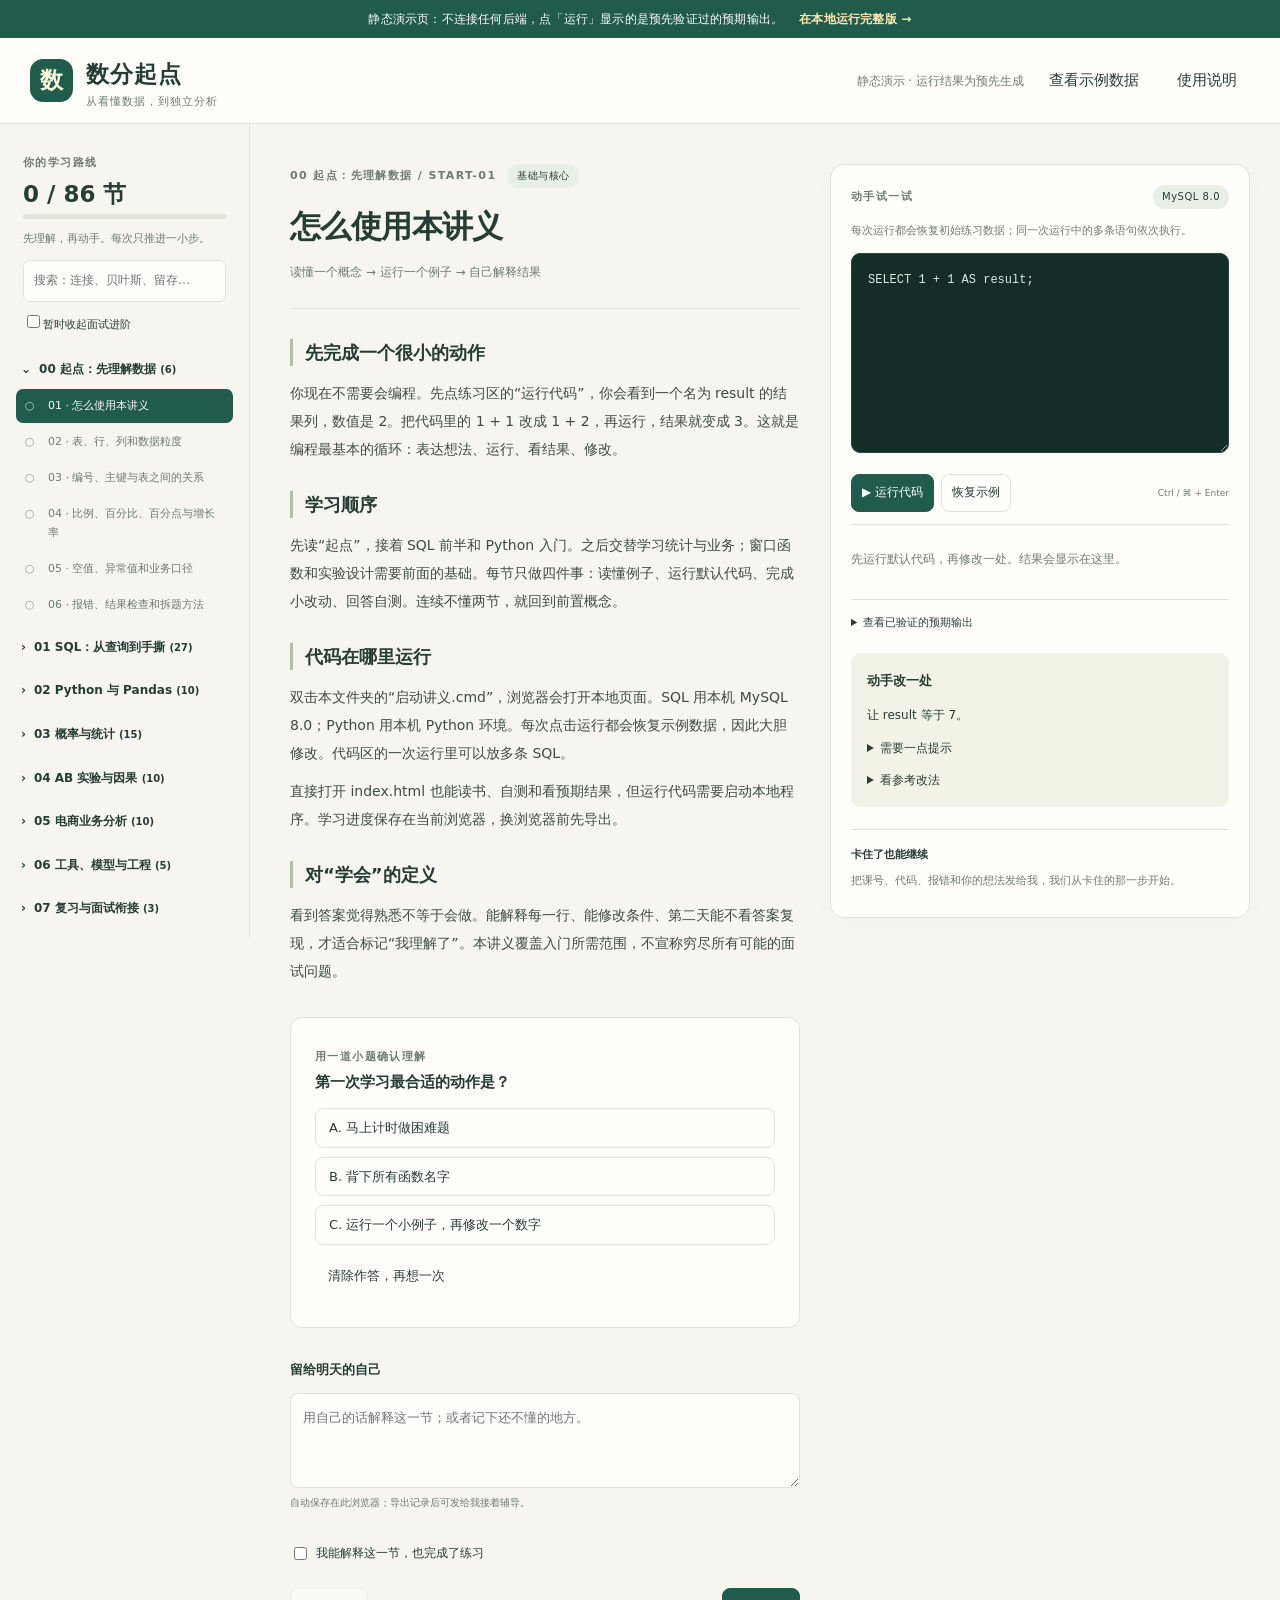
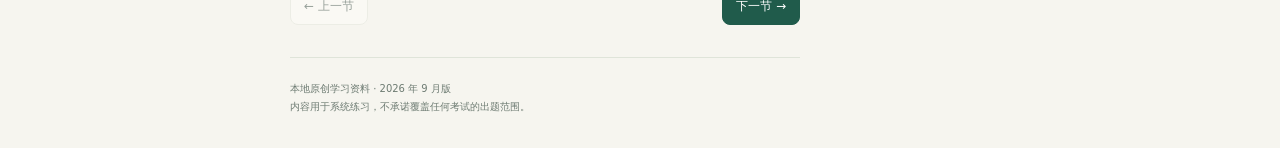
<file: docs/index.html>
<!doctype html>
<html lang="zh-CN"><head><meta charset="utf-8"><meta name="viewport" content="width=device-width, initial-scale=1"><title>数分起点 · 零基础互动讲义</title><link rel="icon" href="favicon.svg"><link rel="stylesheet" href="style.css"></head>
<body>
<p class="demo-note"><span>静态演示页：不连接任何后端，点「运行」显示的是预先验证过的预期输出。</span><a href="https://github.com/VVsLitMoon/data-analysis-course">在本地运行完整版 →</a></p>
<header class="top"><a class="brand" href="#start-01"><span class="mark">数</span><span>数分起点<small>从看懂数据，到独立分析</small></span></a><div class="top-actions"><span id="connection" class="status">正在连接运行环境</span><button id="table-button" class="quiet">查看示例数据</button><button id="help-button" class="quiet">使用说明</button></div></header>
<div class="shell">
<aside class="sidebar" aria-label="课程目录"><div class="side-head"><span class="eyebrow">你的学习路线</span><strong id="total-progress">0 / 0 节</strong><progress id="progress" max="100" value="0"></progress><p>先理解，再动手。每次只推进一小步。</p><input id="search" type="search" placeholder="搜索：连接、贝叶斯、留存…" aria-label="搜索课程"><label class="filter"><input type="checkbox" id="core-only">暂时收起面试进阶</label></div><nav id="outline"></nav><div class="side-foot"><button id="export-progress">导出学习记录</button><button id="import-progress">导入记录</button><input type="file" id="import-file" accept="application/json" hidden><p>记录保存在当前浏览器。定期导出留底。</p></div></aside>
<main id="main"><div class="reading"><div class="lesson-meta"><span id="module-name" class="eyebrow"></span><span id="level" class="pill"></span></div><h1 id="lesson-title"></h1><p class="lesson-promise">读懂一个概念 → 运行一个例子 → 自己解释结果</p><article id="lesson-body"></article><section id="visual-lab" class="visual-lab" hidden></section><section id="quiz" class="quiz"></section><section class="notes"><label for="note">留给明天的自己</label><textarea id="note" placeholder="用自己的话解释这一节；或者记下还不懂的地方。"></textarea><small>自动保存在此浏览器；导出记录后可发给我接着辅导。</small></section><div class="finish"><label class="mastery"><input type="checkbox" id="understood">我能解释这一节，也完成了练习</label><div class="page-buttons"><button id="previous">← 上一节</button><button id="next" class="primary">下一节 →</button></div></div><footer>本地原创学习资料 · 2026 年 9 月版<br>内容用于系统练习，不承诺覆盖任何考试的出题范围。</footer></div>
<aside class="workbench" aria-label="代码练习"><div class="bench-head"><span class="eyebrow">动手试一试</span><span id="engine" class="pill">MySQL 8.0</span></div><div id="code-area"><p id="run-note">每次运行恢复示例数据，可以放心改。</p><label class="sr-only" for="editor">可编辑的示例代码</label><textarea id="editor" spellcheck="false" autocapitalize="off" autocomplete="off"></textarea><div class="runbar"><button id="run" class="primary">▶ 运行代码</button><button id="reset-code">恢复示例</button><span>Ctrl / ⌘ + Enter</span></div><div id="output" class="output" role="status" aria-live="polite"><p>先运行默认代码，再修改一处。</p></div><details id="expected"><summary>查看已验证的预期输出</summary><div id="expected-body"></div></details></div><div id="no-code" hidden><div class="empty-icon">思考 → 表达</div><h3>这一节先把概念说清楚</h3><p>用自己的话回答左侧自测，再写下一个业务例子。前面的 SQL 与 Python 章节有可运行代码。</p></div><section id="practice" class="practice" hidden></section><div class="bench-tip"><strong>卡住了也能继续</strong><p>把课号、代码、报错和你的想法发给我，我们从卡住的那一步开始。</p></div></aside></main>
</div>
<dialog id="help"><div class="dialog-head"><h2>在你的电脑上学习</h2><button class="close" aria-label="关闭说明">×</button></div><p><b>这里是什么：</b>这是一份静态演示页，页面不连接任何后端。点「运行」看到的是预先在本机验证过的预期输出，用来体验交互方式，不会真的执行你改的代码。想真正执行 SQL 与 Python，请在本地运行完整版。</p><p><b>VS Code：</b>“讲义Markdown”中有逐节文本，“代码示例”中有 .sql、.py 和 Notebook。Notebook 先执行初始化单元。</p><p><b>数据：</b>每次运行都恢复六张模拟电商数据表；一次代码区中的多条语句连续执行。SQL 用 MySQL 8.0；Python 预置同名 DataFrame，需用 print 显示结果。</p><p><b>运行环境：</b>仅在本机运行自己的学习代码，不是供陌生用户使用的安全沙箱。不要把本地端口发布到公网。网页不会上传你的代码和笔记。</p><p><b>关闭：</b>关闭启动窗口或点击下面按钮停止本地服务。只关浏览器页面不会停止程序；关闭前可导出学习记录。</p><p><b>官方参考：</b><a href="https://dev.mysql.com/doc/refman/8.0/en/tutorial.html" target="_blank" rel="noreferrer">MySQL</a> · <a href="https://docs.python.org/3/tutorial/" target="_blank" rel="noreferrer">Python</a> · <a href="https://pandas.pydata.org/docs/getting_started/intro_tutorials/index.html" target="_blank" rel="noreferrer">Pandas</a> · <a href="https://docs.scipy.org/doc/scipy/reference/stats.html" target="_blank" rel="noreferrer">SciPy</a></p><button id="shutdown">停止本地运行环境</button><p id="help-status"></p></dialog>
<dialog id="tables"><div class="dialog-head"><h2>练习用的模拟电商数据</h2><button class="close" aria-label="关闭数据表">×</button></div><p>这里展示的是专门为练习准备的虚构电商数据。先看 users（用户表）和 orders（订单表），了解用户与订单如何对应；其他表会在后续章节用到。</p><div id="table-tabs" class="table-tabs"></div><div id="table-content"></div></dialog>
<div id="toast" role="status" hidden></div><script src="lessons.js"></script><script>window.DEMO_MODE=true;</script><script src="app.js"></script>
</body></html>
</file>
<file: docs/style.css>
:root{--bg:#f6f5ef;--paper:#fffefa;--ink:#263d35;--muted:#6d7b72;--accent:#205b4b;--line:#dfE4d9;--mint:#e8efe4;--gold:#b58340;--code:#142d28}*{box-sizing:border-box}body{margin:0;background:var(--bg);color:var(--ink);font:15px/1.8 "Microsoft YaHei","PingFang SC",system-ui,sans-serif}button,input,textarea{font:inherit}button{cursor:pointer;border:1px solid var(--line);border-radius:8px;padding:7px 13px;color:var(--ink);background:var(--paper)}button:hover{border-color:var(--accent);background:var(--mint)}button:disabled{opacity:.45;cursor:default}a{color:var(--accent)}button:focus-visible,a:focus-visible,input:focus-visible,textarea:focus-visible,summary:focus-visible{outline:3px solid #cb983e;outline-offset:3px}.primary{background:var(--accent);color:#fff;border-color:var(--accent)}.primary:hover{background:#174636}.quiet{border:0;background:transparent}.top{height:86px;border-bottom:1px solid var(--line);display:flex;align-items:center;justify-content:space-between;padding:0 30px;background:var(--paper);position:sticky;top:0;z-index:10}.brand{display:flex;align-items:center;gap:13px;color:var(--ink);text-decoration:none;font-weight:700;font-size:23px;letter-spacing:1px}.brand small{display:block;font-size:11px;font-weight:400;letter-spacing:1px;color:var(--muted);line-height:1.2}.mark{display:grid;place-items:center;background:var(--accent);color:#fff9df;width:43px;height:43px;border-radius:13px;font-size:23px}.top-actions{display:flex;align-items:center;gap:12px}.status{font-size:12px;color:var(--muted);max-width:300px;line-height:1.5}.status.ready{color:var(--accent)}.status.ready:before{content:'●';color:#54845f;margin-right:6px}.shell{display:grid;grid-template-columns:250px minmax(0,1fr)}.sidebar{position:sticky;top:86px;height:calc(100vh - 86px);overflow:auto;border-right:1px solid var(--line);padding:24px 16px 18px}.side-head{padding:0 7px}.eyebrow{font-size:11px;letter-spacing:1.4px;text-transform:uppercase;color:var(--muted);font-weight:700}.side-head strong{display:block;font-size:23px;line-height:1.7}.side-head p,.side-foot p{font-size:11px;color:var(--muted);line-height:1.7}progress{display:block;width:100%;height:5px;border:0;border-radius:3px;overflow:hidden;background:var(--line)}progress::-webkit-progress-bar{background:var(--line)}progress::-webkit-progress-value{background:var(--accent)}input[type=search]{width:100%;border:1px solid var(--line);padding:9px 10px;background:var(--paper);border-radius:7px;font-size:12px}.filter{font-size:11px;display:block;margin:10px 0 17px}.filter input{accent-color:var(--accent)}nav details{margin:8px 0}nav summary{cursor:pointer;list-style:none;font-size:12px;font-weight:700;padding:7px 5px;color:var(--ink)}nav summary:before{content:'›';margin-right:8px}nav details[open]>summary:before{content:'⌄'}nav a{display:flex;gap:8px;padding:7px 9px;border-radius:7px;text-decoration:none;color:var(--muted);font-size:11px;line-height:1.8;margin:2px 0}nav a:hover{background:#edf0e8}nav a.active{background:var(--accent);color:#fff}nav .tick{width:15px;flex-shrink:0;color:inherit;opacity:.75}.side-foot{border-top:1px solid var(--line);margin-top:18px;padding-top:16px}.side-foot button{font-size:11px;padding:5px 8px}main{display:grid;grid-template-columns:minmax(350px,1fr) minmax(340px,420px);align-items:start;gap:30px;padding:40px 30px 0 40px;max-width:1600px;margin:auto;width:100%}.reading{max-width:780px}.lesson-meta{display:flex;gap:12px;align-items:center}.pill{font-size:10px;letter-spacing:.5px;padding:3px 9px;background:var(--mint);border-radius:20px;white-space:nowrap}h1{font-size:31px;line-height:1.5;letter-spacing:-.6px;margin:15px 0 9px}.lesson-promise{font-size:12px;color:var(--muted);padding-bottom:25px;border-bottom:1px solid var(--line);margin-bottom:30px}article h2{font-size:18px;line-height:1.5;margin:28px 0 13px;padding-left:12px;border-left:3px solid #b0c3a0}article p{font-size:14px;line-height:2;margin:10px 0;color:#3d4c43}code{font-family:Consolas,monospace;background:var(--mint);padding:1px 5px;border-radius:4px;font-size:.93em}article code{word-break:break-word}.workbench{position:sticky;top:111px;max-height:calc(100vh - 134px);overflow:auto;border:1px solid var(--line);border-radius:14px;background:var(--paper);padding:20px;box-shadow:0 8px 25px #263d3505}.bench-head{display:flex;justify-content:space-between;align-items:center}#run-note{font-size:11px;color:var(--muted);margin:12px 0}.workbench textarea{width:100%;min-height:240px;resize:vertical;border-radius:9px;padding:16px;background:var(--code);color:#dcEbdD;border:1px solid #264b3e;font:12px/1.8 Consolas,"Microsoft YaHei",monospace;tab-size:4;white-space:pre;overflow:auto}.runbar{display:flex;align-items:center;gap:7px;margin:12px 0;flex-wrap:wrap}.runbar button{font-size:12px;padding:7px 10px}.runbar span{font-size:9px;color:var(--muted);margin-left:auto}.output{border-top:1px solid var(--line);padding-top:12px;font-size:12px;max-height:370px;overflow:auto}.output p{color:var(--muted)}.output pre,#expected-body pre{white-space:pre-wrap;word-break:break-word;font:11px/1.7 Consolas,"Microsoft YaHei",monospace;margin:10px 0}.result-table{width:100%;border-collapse:collapse;font-size:11px;line-height:1.7;text-align:left;white-space:nowrap}.table-wrap{overflow:auto;max-height:300px;margin:9px 0 15px;border:1px solid var(--line);border-radius:7px}.result-table th{background:var(--mint);font-weight:600;position:sticky;top:0}.result-table td,.result-table th{padding:7px 10px;border-bottom:1px solid var(--line)}.result-table tr:last-child td{border:0}.result-table tbody tr:nth-child(even){background:#f9faf5}.null{color:#949d93;font-style:italic}.error{padding:12px;border-radius:8px;background:#fff0e7;color:#963d28}.success-label{font-size:10px;color:var(--accent)}details summary{cursor:pointer}#expected{font-size:11px;margin-top:17px;border-top:1px solid var(--line);padding-top:13px}#expected-body{padding-top:8px}.practice{padding:16px;background:#f2f2e6;border-radius:9px;margin-top:20px;font-size:12px}.practice h3{font-size:13px;margin:0 0 8px}.practice details{margin-top:10px}.practice pre{white-space:pre-wrap;font:11px/1.8 Consolas,monospace}.bench-tip{margin-top:22px;padding-top:15px;border-top:1px solid var(--line);font-size:11px;color:var(--muted)}.bench-tip strong{color:var(--ink)}.bench-tip p{margin:6px 0}.empty-icon{font-size:11px;letter-spacing:2px;color:var(--gold);margin-top:24px}#no-code h3{font-size:17px}#no-code p{font-size:12px;color:var(--muted)}.quiz{margin-top:32px;padding:24px;border:1px solid var(--line);border-radius:12px;background:var(--paper)}.quiz h2{font-size:15px;margin:0 0 12px}.quiz button{display:block;text-align:left;width:100%;margin:9px 0;font-size:13px;background:transparent}.quiz button.correct{border-color:#6a9474;background:#e5f0e3}.quiz button.incorrect{border-color:#c79d7e;background:#fff1e5}.quiz-feedback{font-size:12px;color:var(--muted)}.notes{margin:28px 0}.notes label{font-size:13px;font-weight:600}.notes textarea{display:block;width:100%;resize:vertical;min-height:95px;border:1px solid var(--line);border-radius:8px;background:var(--paper);padding:12px;font-size:13px;line-height:1.8;margin-top:10px;color:var(--ink)}.notes small{font-size:10px;color:var(--muted)}.mastery{font-size:12px;display:flex;align-items:center;gap:6px}.mastery input{accent-color:var(--accent)}.page-buttons{display:flex;justify-content:space-between;margin-top:23px}.page-buttons button{font-size:12px}footer{font-size:10px;color:var(--muted);border-top:1px solid var(--line);margin:32px 0 0;padding:22px 0 32px}.visual-lab{margin-top:25px;padding:22px;background:#e9eee0;border:1px solid #d5dfc9;border-radius:12px}.visual-lab h2{font-size:16px;margin:0 0 9px}.visual-lab p{font-size:12px}.slider-row{margin:13px 0}.slider-row label{font-size:12px;display:flex;justify-content:space-between}.slider-row input{width:100%;accent-color:var(--accent)}.metric-output{font-size:28px;font-weight:700;line-height:1.5;margin:15px 0;color:var(--accent)}.metric-output small{font-size:12px;font-weight:400;display:block}.stackbar{display:flex;height:26px;border-radius:6px;overflow:hidden;background:#dccdb1;margin:15px 0}.stackbar div{background:var(--accent);min-width:0}.interval{height:45px;position:relative;margin:14px 0;background:linear-gradient(90deg,#eddcca,#deead6);border-radius:6px;overflow:hidden}.interval .zero{position:absolute;height:100%;width:2px;left:50%;background:#9b8c76}.interval .ci{position:absolute;height:6px;top:20px;background:var(--accent)}.interval .point{position:absolute;top:14px;width:18px;height:18px;border-radius:50%;background:var(--accent);transform:translateX(-50%)}dialog{border:1px solid var(--line);border-radius:15px;max-width:760px;width:calc(100% - 40px);max-height:85vh;overflow:auto;padding:28px 32px;background:var(--paper);color:var(--ink);box-shadow:0 15px 60px #0002}dialog::backdrop{background:#16352965;backdrop-filter:blur(3px)}dialog p{font-size:13px}dialog h2{font-size:23px;margin:0}.dialog-head{display:flex;align-items:center;justify-content:space-between}.close{border:0;font-size:25px;padding:0 7px;background:transparent}.table-tabs{display:flex;flex-wrap:wrap;gap:7px;margin:18px 0}.table-tabs button{font-size:12px}.table-tabs button.selected{background:var(--accent);color:#fff}#table-content pre{font-size:11px;white-space:pre-wrap;color:var(--muted)}#toast{position:fixed;bottom:25px;left:50%;transform:translateX(-50%);padding:10px 22px;background:var(--ink);color:#fff;border-radius:9px;font-size:13px;z-index:50}.sr-only{position:absolute;width:1px;height:1px;padding:0;margin:-1px;overflow:hidden;clip:rect(0,0,0,0);white-space:nowrap;border:0}[hidden]{display:none!important}@media(min-width:1600px){main{gap:50px;padding:45px 45px 0 55px}}@media(max-width:1150px){.shell{grid-template-columns:215px minmax(0,1fr)}main{grid-template-columns:minmax(0,1fr);padding:30px;gap:25px}.reading{max-width:none}.workbench{position:relative;top:0;max-height:none;grid-row:2;margin-bottom:30px}.top{padding:0 20px}.top-actions{gap:3px}.status{max-width:180px}h1{font-size:27px}}@media(max-width:650px){.top{height:auto;min-height:80px;flex-wrap:wrap;padding:14px 17px;gap:12px;position:relative}.brand{font-size:21px}.top-actions{width:100%;justify-content:space-between}.top-actions button{font-size:11px}.status{font-size:10px;max-width:150px}.shell{display:block}.sidebar{position:relative;top:0;height:auto;padding:17px;border-right:0;border-bottom:1px solid var(--line)}.side-head strong{font-size:17px}.side-head p{display:none}nav{max-height:220px;overflow:auto}.side-foot{display:none}main{padding:25px 18px 0}h1{font-size:25px}.quiz{padding:17px}.workbench{padding:17px}.lesson-promise{font-size:11px}.filter{margin-bottom:7px}}
.demo-note{margin:0;padding:9px 30px;background:var(--accent);color:#fff;font-size:12px;line-height:1.7;display:flex;gap:16px;justify-content:center;align-items:center;flex-wrap:wrap;letter-spacing:.2px}.demo-note a{color:#ffe9b8;text-decoration:none;font-weight:600}.demo-note a:hover{text-decoration:underline}#shutdown{display:none}
</file>
